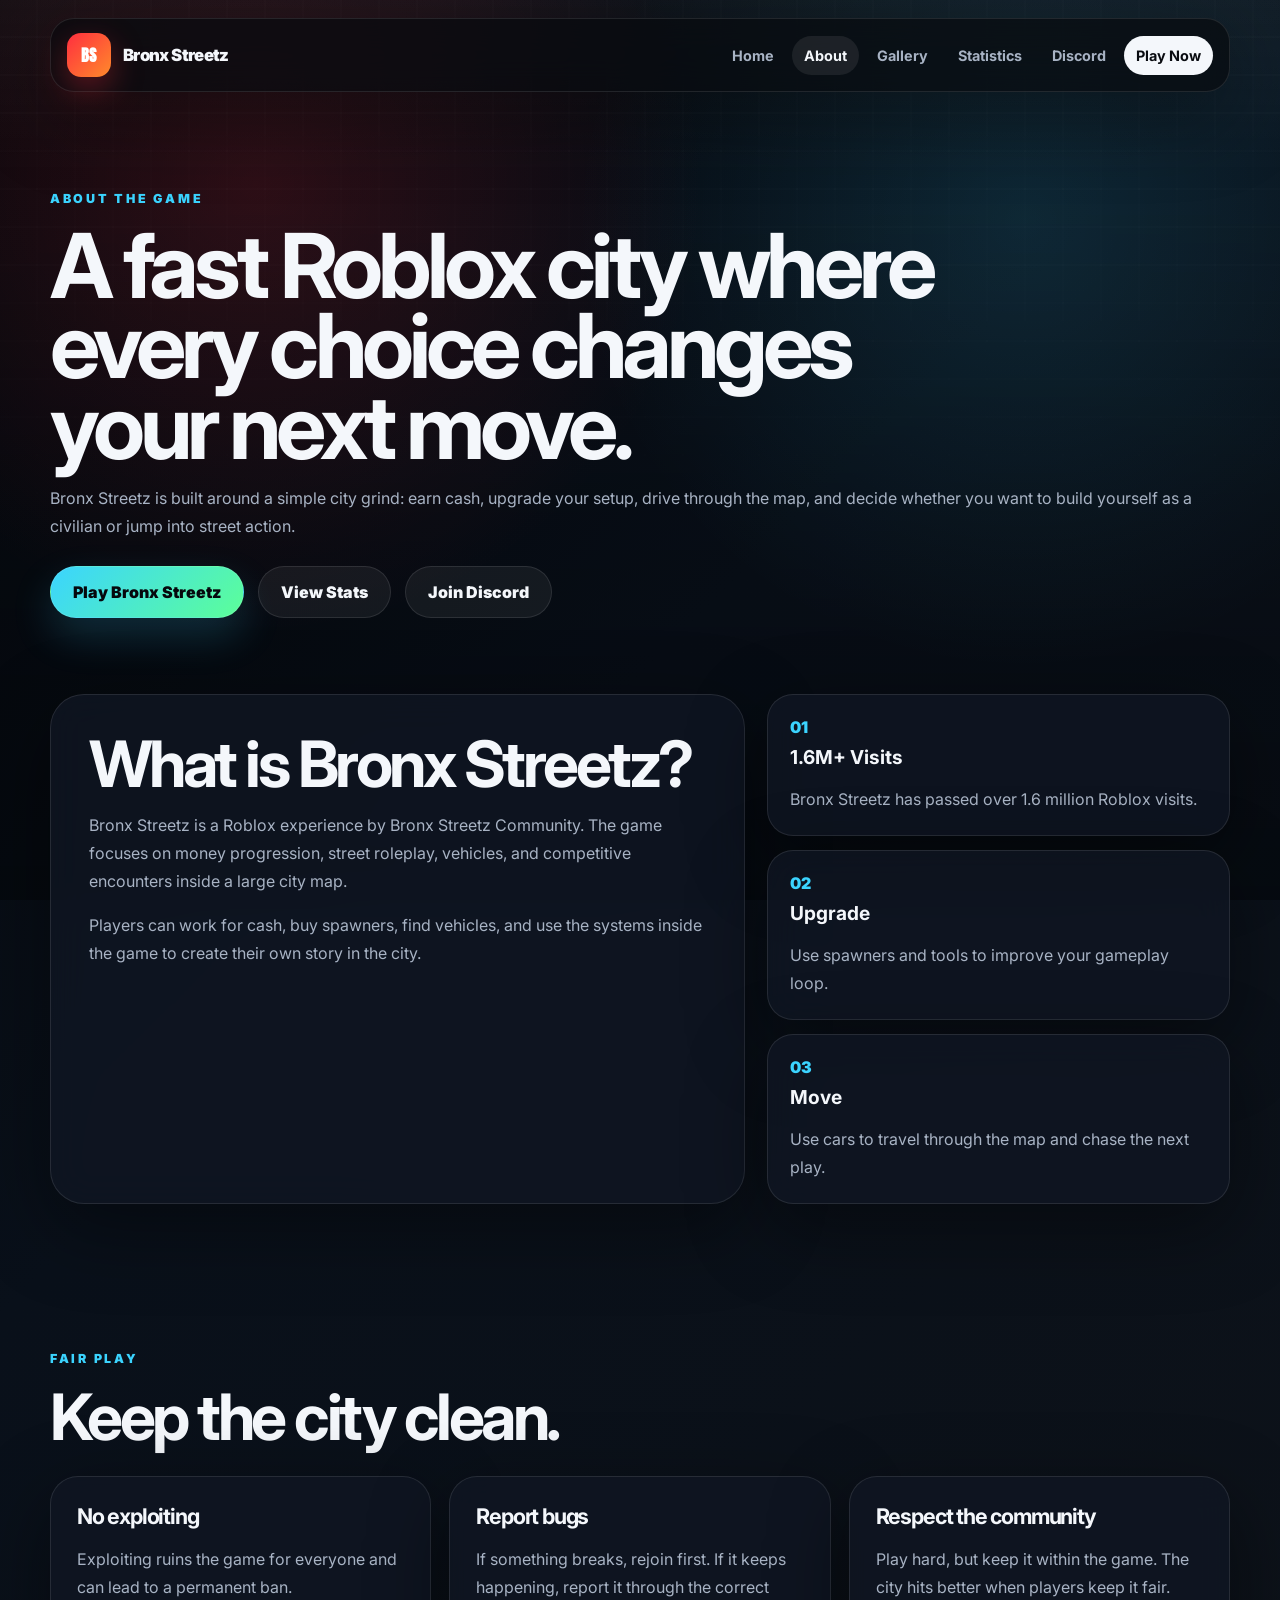
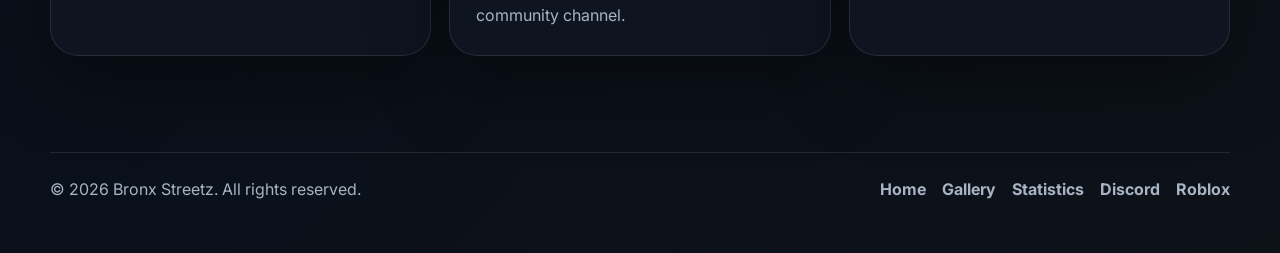
<file: about.html>
<!DOCTYPE html>
<html lang="en">
<head>
  <meta charset="UTF-8" />
  <meta name="viewport" content="width=device-width, initial-scale=1.0" />
  <meta name="description" content="Learn about Bronx Streetz, the Roblox city experience built around cash, cars, spawners, and street roleplay." />
  <meta name="theme-color" content="#0b0f14" />
  <title>About | Bronx Streetz</title>
  <link rel="preconnect" href="https://fonts.googleapis.com">
  <link rel="preconnect" href="https://fonts.gstatic.com" crossorigin>
  <link href="https://fonts.googleapis.com/css2?family=Anton&family=Inter:wght@400;500;600;700;800;900&display=swap" rel="stylesheet">
  <link rel="stylesheet" href="styles.css" />
</head>
<body>
  <div class="noise" aria-hidden="true"></div>
  <header class="site-header" id="top">
    <a class="brand" href="index.html" aria-label="Bronx Streetz home">
      <span class="brand-mark">BS</span>
      <span class="brand-text">Bronx Streetz</span>
    </a>

    <button class="nav-toggle" aria-label="Open navigation" aria-expanded="false">
      <span></span>
      <span></span>
      <span></span>
    </button>

    <nav class="site-nav" aria-label="Main navigation">
      <a href="index.html">Home</a>
      <a class="active" href="about.html">About</a>
      <a href="gallery.html">Gallery</a>
      <a href="stats.html">Statistics</a>
      <a href="https://discord.gg/XVc4PGBFNk" target="_blank" rel="noopener">Discord</a>
      <a class="nav-cta" href="https://www.roblox.com/games/16995353837/Bronx-Streetz" target="_blank" rel="noopener">Play Now</a>
    </nav>
  </header>

  <main>
    <section class="page-hero section-pad reveal">
      <p class="eyebrow">About the game</p>
      <h1>A fast Roblox city where every choice changes your next move.</h1>
      <p>Bronx Streetz is built around a simple city grind: earn cash, upgrade your setup, drive through the map, and decide whether you want to build yourself as a civilian or jump into street action.</p>
      <div class="hero-actions compact-actions">
        <a class="button primary" href="https://www.roblox.com/games/16995353837/Bronx-Streetz" target="_blank" rel="noopener">Play Bronx Streetz</a>
        <a class="button ghost" href="stats.html">View Stats</a>
        <a class="button ghost" href="https://discord.gg/XVc4PGBFNk" target="_blank" rel="noopener">Join Discord</a>
      </div>
    </section>

    <section class="section-pad about-layout">
      <article class="glass-panel reveal">
        <h2>What is Bronx Streetz?</h2>
        <p>Bronx Streetz is a Roblox experience by Bronx Streetz Community. The game focuses on money progression, street roleplay, vehicles, and competitive encounters inside a large city map.</p>
        <p>Players can work for cash, buy spawners, find vehicles, and use the systems inside the game to create their own story in the city.</p>
      </article>

      <aside class="info-stack reveal delay-1">
        <div class="mini-card">
          <span>01</span>
          <strong>1.6M+ Visits</strong>
          <p>Bronx Streetz has passed over 1.6 million Roblox visits.</p>
        </div>
        <div class="mini-card">
          <span>02</span>
          <strong>Upgrade</strong>
          <p>Use spawners and tools to improve your gameplay loop.</p>
        </div>
        <div class="mini-card">
          <span>03</span>
          <strong>Move</strong>
          <p>Use cars to travel through the map and chase the next play.</p>
        </div>
      </aside>
    </section>

    <section class="section-pad rules-section reveal">
      <div class="section-heading">
        <p class="eyebrow">Fair play</p>
        <h2>Keep the city clean.</h2>
      </div>
      <div class="rules-grid">
        <article>
          <h3>No exploiting</h3>
          <p>Exploiting ruins the game for everyone and can lead to a permanent ban.</p>
        </article>
        <article>
          <h3>Report bugs</h3>
          <p>If something breaks, rejoin first. If it keeps happening, report it through the correct community channel.</p>
        </article>
        <article>
          <h3>Respect the community</h3>
          <p>Play hard, but keep it within the game. The city hits better when players keep it fair.</p>
        </article>
      </div>
    </section>
  </main>

  <footer class="site-footer">
    <p>© <span id="year"></span> Bronx Streetz. All rights reserved.</p>
    <div>
      <a href="index.html">Home</a>
      <a href="gallery.html">Gallery</a>
      <a href="stats.html">Statistics</a>
      <a href="https://discord.gg/XVc4PGBFNk" target="_blank" rel="noopener">Discord</a>
      <a href="https://www.roblox.com/games/16995353837/Bronx-Streetz" target="_blank" rel="noopener">Roblox</a>
    </div>
  </footer>

  <script src="script.js"></script>
</body>
</html>
</file>
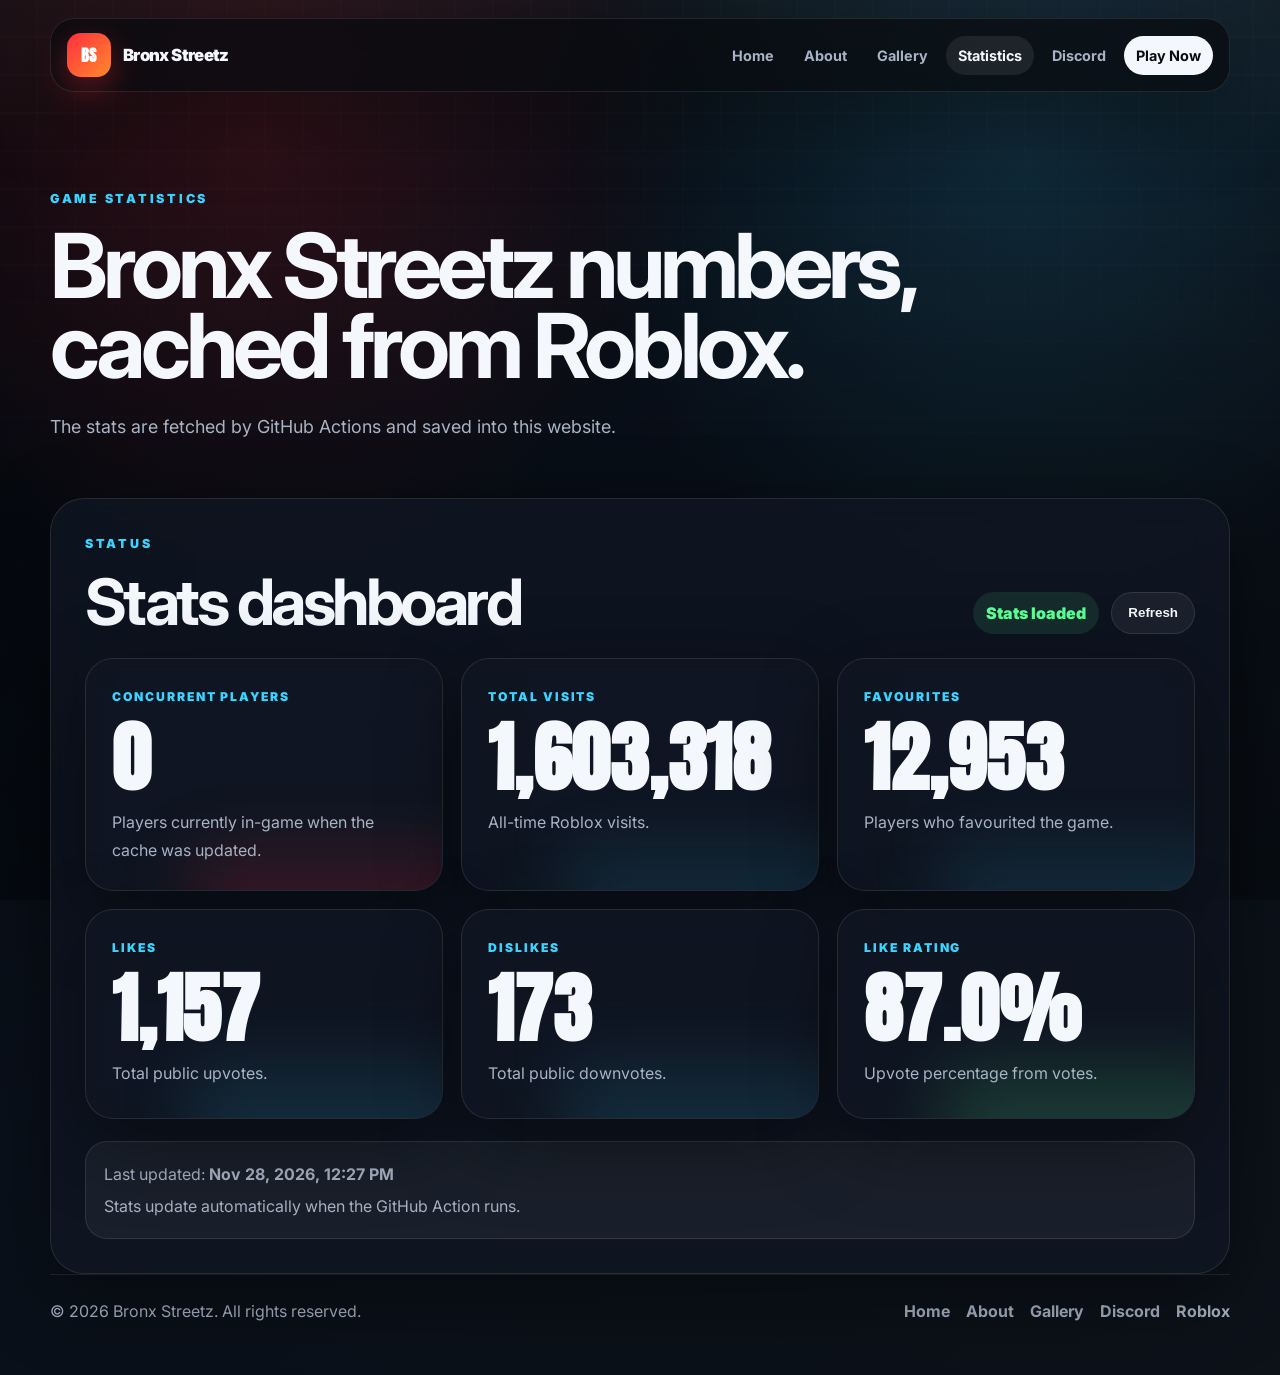
<file: stats.html>
<!DOCTYPE html>
<html lang="en">
<head>
  <meta charset="UTF-8" />
  <meta name="viewport" content="width=device-width, initial-scale=1.0" />
  <meta name="description" content="Roblox statistics for Bronx Streetz including concurrent players, visits, favourites, likes, and rating." />
  <meta name="theme-color" content="#0b0f14" />
  <title>Statistics | Bronx Streetz</title>
  <link rel="preconnect" href="https://fonts.googleapis.com">
  <link rel="preconnect" href="https://fonts.gstatic.com" crossorigin>
  <link href="https://fonts.googleapis.com/css2?family=Anton&family=Inter:wght@400;500;600;700;800;900&display=swap" rel="stylesheet">
  <link rel="stylesheet" href="styles.css" />
</head>
<body>
  <div class="noise" aria-hidden="true"></div>
  <header class="site-header" id="top">
    <a class="brand" href="index.html" aria-label="Bronx Streetz home">
      <span class="brand-mark">BS</span>
      <span class="brand-text">Bronx Streetz</span>
    </a>

    <button class="nav-toggle" aria-label="Open navigation" aria-expanded="false">
      <span></span>
      <span></span>
      <span></span>
    </button>

    <nav class="site-nav" aria-label="Main navigation">
      <a href="index.html">Home</a>
      <a href="about.html">About</a>
      <a href="gallery.html">Gallery</a>
      <a class="active" href="stats.html">Statistics</a>
      <a href="https://discord.gg/XVc4PGBFNk" target="_blank" rel="noopener">Discord</a>
      <a class="nav-cta" href="https://www.roblox.com/games/16995353837/Bronx-Streetz" target="_blank" rel="noopener">Play Now</a>
    </nav>
  </header>

  <main>
    <section class="page-hero section-pad reveal">
      <p class="eyebrow">Game statistics</p>
      <h1>Bronx Streetz numbers, cached from Roblox.</h1>
      <p>The stats are fetched by GitHub Actions and saved into this website.</p>
    </section>

    <section class="section-pad stats-shell reveal" data-stats-root data-stats-src="data/roblox-stats.json">
      <div class="stats-topbar">
        <div>
          <p class="eyebrow">Status</p>
          <h2>Stats dashboard</h2>
        </div>
        <div class="stats-actions">
          <span class="fetch-status" data-fetch-status>Loading cached stats...</span>
          <button class="button ghost small-button" type="button" data-refresh-stats>Refresh</button>
        </div>
      </div>

      <div class="live-stats-grid" aria-label="Bronx Streetz statistics">
        <article class="live-stat-card hot">
          <span>Concurrent Players</span>
          <strong data-stat="playing">...</strong>
          <p>Players currently in-game when the cache was updated.</p>
        </article>
        <article class="live-stat-card">
          <span>Total Visits</span>
          <strong data-stat="visits">...</strong>
          <p>All-time Roblox visits.</p>
        </article>
        <article class="live-stat-card">
          <span>Favourites</span>
          <strong data-stat="favorites">...</strong>
          <p>Players who favourited the game.</p>
        </article>
        <article class="live-stat-card">
          <span>Likes</span>
          <strong data-stat="likes">...</strong>
          <p>Total public upvotes.</p>
        </article>
        <article class="live-stat-card">
          <span>Dislikes</span>
          <strong data-stat="dislikes">...</strong>
          <p>Total public downvotes.</p>
        </article>
        <article class="live-stat-card glow">
          <span>Like Rating</span>
          <strong data-stat="rating">...</strong>
          <p>Upvote percentage from votes.</p>
        </article>
      </div>

      <div class="stat-note">
        <p>Last updated: <strong data-last-updated>Not loaded yet</strong></p>
        <p>Stats update automatically when the GitHub Action runs.</p>
      </div>
    </section>
  </main>

  <footer class="site-footer">
    <p>© <span id="year"></span> Bronx Streetz. All rights reserved.</p>
    <div>
      <a href="index.html">Home</a>
      <a href="about.html">About</a>
      <a href="gallery.html">Gallery</a>
      <a href="https://discord.gg/XVc4PGBFNk" target="_blank" rel="noopener">Discord</a>
      <a href="https://www.roblox.com/games/16995353837/Bronx-Streetz" target="_blank" rel="noopener">Roblox</a>
    </div>
  </footer>

  <script src="script.js"></script>
</body>
</html>
</file>
<file: styles.css>
:root {
  --bg: #070a0f;
  --bg-soft: #0d141e;
  --panel: rgba(16, 23, 35, 0.78);
  --panel-solid: #101724;
  --text: #f4f7fb;
  --muted: #a8b3c4;
  --line: rgba(255, 255, 255, 0.1);
  --red: #ff2e3f;
  --orange: #ff8a2b;
  --blue: #3bd4ff;
  --green: #5cff98;
  --shadow: 0 24px 80px rgba(0, 0, 0, 0.42);
}

* {
  box-sizing: border-box;
}

html {
  scroll-behavior: smooth;
}

body {
  margin: 0;
  min-height: 100vh;
  color: var(--text);
  font-family: Inter, system-ui, -apple-system, BlinkMacSystemFont, "Segoe UI", sans-serif;
  background:
    radial-gradient(circle at 20% 10%, rgba(255, 46, 63, 0.16), transparent 28rem),
    radial-gradient(circle at 80% 12%, rgba(59, 212, 255, 0.13), transparent 28rem),
    linear-gradient(135deg, #05070b 0%, #09101a 42%, #0d1219 100%);
  overflow-x: hidden;
}

body::before {
  content: "";
  position: fixed;
  inset: 0;
  pointer-events: none;
  background: linear-gradient(180deg, rgba(255,255,255,0.04), transparent 18%, rgba(0,0,0,0.3));
  z-index: -2;
}

body.nav-open {
  overflow: hidden;
}

a {
  color: inherit;
  text-decoration: none;
}

p {
  color: var(--muted);
  line-height: 1.75;
}

code {
  display: inline-block;
  padding: 0.18rem 0.45rem;
  border: 1px solid var(--line);
  border-radius: 999px;
  background: rgba(255,255,255,0.07);
  color: var(--green);
  font-size: 0.86em;
}

.noise {
  position: fixed;
  inset: 0;
  z-index: -1;
  pointer-events: none;
  opacity: 0.16;
  background-image:
    linear-gradient(transparent 0 95%, rgba(255,255,255,0.12) 95% 100%),
    linear-gradient(90deg, transparent 0 95%, rgba(255,255,255,0.09) 95% 100%);
  background-size: 38px 38px;
  mask-image: linear-gradient(to bottom, black, transparent 78%);
}

.section-pad {
  width: min(1180px, calc(100% - 36px));
  margin: 0 auto;
  padding: 96px 0;
}

.site-header {
  position: sticky;
  top: 0;
  z-index: 50;
  display: flex;
  align-items: center;
  justify-content: space-between;
  width: min(1180px, calc(100% - 36px));
  margin: 18px auto 0;
  padding: 14px 16px;
  border: 1px solid var(--line);
  border-radius: 24px;
  background: rgba(7, 10, 15, 0.72);
  backdrop-filter: blur(18px);
  box-shadow: var(--shadow);
}

.brand {
  display: inline-flex;
  align-items: center;
  gap: 12px;
  font-weight: 900;
  letter-spacing: -0.04em;
}

.brand-mark {
  display: grid;
  place-items: center;
  width: 44px;
  height: 44px;
  border-radius: 14px;
  background: linear-gradient(135deg, var(--red), var(--orange));
  color: #fff;
  box-shadow: 0 12px 32px rgba(255, 46, 63, 0.34);
  font-family: Anton, Impact, sans-serif;
  letter-spacing: 0.02em;
}

.brand-text {
  font-size: 1.05rem;
  white-space: nowrap;
}

.site-nav {
  display: flex;
  align-items: center;
  gap: 6px;
}

.site-nav a {
  padding: 11px 12px;
  border-radius: 999px;
  color: var(--muted);
  font-size: 0.9rem;
  font-weight: 700;
  transition: 180ms ease;
  white-space: nowrap;
}

.site-nav a:hover,
.site-nav a.active {
  color: var(--text);
  background: rgba(255, 255, 255, 0.08);
}

.site-nav .nav-cta {
  color: #090b10;
  background: var(--text);
}

.site-nav .nav-cta:hover {
  color: #070a0f;
  background: linear-gradient(135deg, var(--blue), var(--green));
}

.nav-toggle {
  display: none;
  width: 46px;
  height: 46px;
  border: 1px solid var(--line);
  border-radius: 14px;
  background: rgba(255, 255, 255, 0.06);
  cursor: pointer;
}

.nav-toggle span {
  display: block;
  width: 20px;
  height: 2px;
  margin: 5px auto;
  background: var(--text);
  border-radius: 2px;
}

.hero {
  position: relative;
  display: grid;
  grid-template-columns: minmax(0, 1.1fr) minmax(320px, 0.9fr);
  align-items: center;
  min-height: calc(100vh - 86px);
  gap: 58px;
}

.hero-bg {
  position: absolute;
  inset: 0;
  pointer-events: none;
  overflow: hidden;
}

.grid-line {
  position: absolute;
  width: 140%;
  height: 1px;
  left: -20%;
  background: linear-gradient(90deg, transparent, rgba(255,255,255,0.22), transparent);
  transform: rotate(-12deg);
}

.line-one { top: 28%; }
.line-two { bottom: 18%; transform: rotate(9deg); }

.city-glow {
  position: absolute;
  right: 8%;
  bottom: 8%;
  width: 340px;
  height: 340px;
  border-radius: 50%;
  background: rgba(255, 46, 63, 0.18);
  filter: blur(70px);
}

.eyebrow {
  margin: 0 0 16px;
  color: var(--blue);
  font-size: 0.78rem;
  font-weight: 900;
  letter-spacing: 0.22em;
  text-transform: uppercase;
}

h1,
h2,
h3 {
  margin: 0;
  color: var(--text);
  letter-spacing: -0.055em;
}

h1 {
  max-width: 850px;
  font-size: clamp(3.3rem, 9vw, 7.9rem);
  line-height: 0.9;
}

h1 span {
  display: inline-block;
  font-family: Anton, Impact, sans-serif;
  letter-spacing: 0.005em;
  color: transparent;
  background: linear-gradient(135deg, #fff 0%, var(--orange) 46%, var(--red) 100%);
  background-clip: text;
  -webkit-background-clip: text;
}

h2 {
  font-size: clamp(2.1rem, 5vw, 4.2rem);
  line-height: 0.98;
}

h3 {
  font-size: 1.35rem;
}

.hero-lead {
  max-width: 690px;
  margin: 28px 0 0;
  font-size: clamp(1rem, 2vw, 1.18rem);
}

.hero-actions,
.callout-actions {
  display: flex;
  flex-wrap: wrap;
  gap: 14px;
  margin-top: 32px;
}

.compact-actions {
  margin-top: 26px;
}

.callout-actions {
  margin-top: 0;
}

.button {
  display: inline-flex;
  align-items: center;
  justify-content: center;
  min-height: 52px;
  padding: 0 22px;
  border-radius: 999px;
  border: 1px solid var(--line);
  font-weight: 900;
  cursor: pointer;
  transition: transform 180ms ease, box-shadow 180ms ease, background 180ms ease;
}

.button:hover {
  transform: translateY(-2px);
}

.button.primary {
  color: #06080d;
  background: linear-gradient(135deg, var(--blue), var(--green));
  box-shadow: 0 18px 40px rgba(59, 212, 255, 0.18);
}

.button.ghost {
  background: rgba(255,255,255,0.06);
  color: var(--text);
}

.small-button {
  min-height: 42px;
  padding: 0 16px;
}

.hero-card,
.glass-panel,
.callout,
.feature-card,
.gallery-card,
.mini-card,
.rules-grid article,
.live-stat-card,
.stats-shell {
  border: 1px solid var(--line);
  background: var(--panel);
  backdrop-filter: blur(18px);
  box-shadow: var(--shadow);
}

.hero-card {
  position: relative;
  padding: 22px;
  border-radius: 34px;
}

.status-pill,
.fetch-status {
  display: inline-flex;
  align-items: center;
  gap: 9px;
  padding: 10px 13px;
  border-radius: 999px;
  background: rgba(92, 255, 152, 0.1);
  color: var(--green);
  font-weight: 900;
}

.status-pill {
  margin-bottom: 18px;
}

.status-pill span {
  width: 10px;
  height: 10px;
  border-radius: 50%;
  background: var(--green);
  box-shadow: 0 0 24px var(--green);
}

.fetch-status.is-error {
  color: #ffd1d6;
  background: rgba(255, 46, 63, 0.14);
}

.poster-card {
  position: relative;
  min-height: 360px;
  padding: 24px;
  border-radius: 26px;
  overflow: hidden;
  background:
    linear-gradient(rgba(255,255,255,0.1), rgba(255,255,255,0)),
    radial-gradient(circle at 22% 28%, rgba(255, 46, 63, 0.62), transparent 16rem),
    radial-gradient(circle at 76% 68%, rgba(59, 212, 255, 0.5), transparent 14rem),
    linear-gradient(135deg, #121720, #07090d);
}

.poster-card::before,
.poster-card::after {
  content: "";
  position: absolute;
  background: rgba(255,255,255,0.12);
  border-radius: 18px 18px 0 0;
  bottom: 0;
}

.poster-card::before {
  left: 20px;
  width: 118px;
  height: 210px;
  box-shadow: 148px -48px 0 rgba(255,255,255,0.08), 272px 22px 0 rgba(255,255,255,0.06);
}

.poster-card::after {
  left: 74px;
  width: 11px;
  height: 12px;
  box-shadow:
    24px 0 0 rgba(255, 138, 43, 0.8),
    48px 0 0 rgba(59, 212, 255, 0.65),
    0 28px 0 rgba(255,255,255,0.45),
    24px 28px 0 rgba(255,255,255,0.24),
    48px 28px 0 rgba(255, 46, 63, 0.54),
    0 56px 0 rgba(255,255,255,0.26),
    24px 56px 0 rgba(255,255,255,0.5),
    48px 56px 0 rgba(92,255,152,0.55);
}

.poster-top {
  position: relative;
  z-index: 2;
  color: var(--blue);
  font-weight: 900;
  text-transform: uppercase;
  letter-spacing: 0.18em;
  font-size: 0.78rem;
}

.poster-title {
  position: relative;
  z-index: 2;
  max-width: 320px;
  margin-top: 16px;
  font-family: Anton, Impact, sans-serif;
  font-size: clamp(2.8rem, 6vw, 4.6rem);
  line-height: 0.92;
  letter-spacing: 0.01em;
}

.poster-bars {
  position: absolute;
  z-index: 3;
  right: 20px;
  bottom: 20px;
  display: flex;
  gap: 7px;
  align-items: end;
}

.poster-bars span {
  display: block;
  width: 10px;
  border-radius: 999px;
  background: var(--text);
}

.poster-bars span:nth-child(1) { height: 24px; opacity: 0.35; }
.poster-bars span:nth-child(2) { height: 46px; opacity: 0.52; }
.poster-bars span:nth-child(3) { height: 70px; opacity: 0.85; }
.poster-bars span:nth-child(4) { height: 38px; opacity: 0.45; }

.stats-grid {
  display: grid;
  grid-template-columns: repeat(3, 1fr);
  gap: 12px;
  margin-top: 14px;
}

.stats-grid article {
  padding: 14px;
  border: 1px solid var(--line);
  border-radius: 18px;
  background: rgba(255,255,255,0.05);
}

.stats-grid strong,
.stats-grid span {
  display: block;
}

.stats-grid span {
  margin-top: 3px;
  color: var(--muted);
  font-size: 0.82rem;
}

.split-section {
  display: grid;
  gap: 34px;
}

.section-heading {
  max-width: 760px;
}

.feature-grid,
.rules-grid {
  display: grid;
  grid-template-columns: repeat(3, 1fr);
  gap: 18px;
}

.feature-card {
  min-height: 250px;
  padding: 28px;
  border-radius: 30px;
}

.feature-icon {
  display: grid;
  place-items: center;
  width: 54px;
  height: 54px;
  margin-bottom: 36px;
  border-radius: 18px;
  color: #080b10;
  background: linear-gradient(135deg, var(--orange), var(--red));
  font-weight: 1000;
  font-size: 1.35rem;
}

.feature-card p,
.rules-grid p,
.mini-card p,
.gallery-caption p {
  margin-bottom: 0;
}

.callout {
  display: flex;
  align-items: center;
  justify-content: space-between;
  gap: 26px;
  margin-bottom: 60px;
  padding: 40px;
  border-radius: 34px;
}

.callout p:last-child {
  max-width: 760px;
  margin-bottom: 0;
}

.page-hero {
  padding-bottom: 38px;
}

.page-hero h1 {
  max-width: 970px;
  font-size: clamp(3rem, 7vw, 6.4rem);
}

.page-hero p:last-child {
  max-width: 780px;
  margin-top: 24px;
  font-size: 1.12rem;
}

.about-layout {
  display: grid;
  grid-template-columns: 1.2fr 0.8fr;
  gap: 22px;
  padding-top: 38px;
}

.glass-panel {
  padding: 38px;
  border-radius: 34px;
}

.glass-panel p:last-child {
  margin-bottom: 0;
}

.info-stack {
  display: grid;
  gap: 14px;
}

.mini-card {
  padding: 22px;
  border-radius: 26px;
}

.mini-card span {
  color: var(--blue);
  font-weight: 900;
}

.mini-card strong {
  display: block;
  margin-top: 8px;
  font-size: 1.2rem;
}

.rules-section {
  padding-top: 48px;
}

.rules-grid {
  margin-top: 28px;
}

.rules-grid article {
  padding: 26px;
  border-radius: 28px;
}

.gallery-help {
  padding-top: 30px;
  padding-bottom: 0;
}

.upload-panel h2 {
  margin-bottom: 14px;
}

.gallery-grid {
  display: grid;
  grid-template-columns: repeat(3, 1fr);
  grid-auto-rows: 320px;
  gap: 18px;
  padding-top: 38px;
}

.gallery-card {
  position: relative;
  overflow: hidden;
  border-radius: 30px;
  min-height: 300px;
}

.gallery-card.tall {
  grid-row: span 2;
}

.gallery-card.wide {
  grid-column: span 2;
}

.gallery-fallback,
.gallery-img {
  position: absolute;
  inset: 0;
  width: 100%;
  height: 100%;
  transition: transform 500ms ease, opacity 250ms ease;
}

.gallery-img {
  z-index: 2;
  object-fit: cover;
}

.gallery-img.is-missing {
  display: none;
}

.gallery-card:hover .gallery-fallback,
.gallery-card:hover .gallery-img {
  transform: scale(1.05);
}

.gallery-fallback::before,
.gallery-fallback::after {
  content: "";
  position: absolute;
  inset: 0;
}

.gallery-fallback::after {
  background: linear-gradient(180deg, transparent 0%, rgba(0,0,0,0.2) 38%, rgba(0,0,0,0.82) 100%);
}

.art-city {
  background:
    repeating-linear-gradient(90deg, transparent 0 40px, rgba(255,255,255,0.08) 40px 42px),
    radial-gradient(circle at 30% 25%, rgba(255,46,63,0.55), transparent 16rem),
    linear-gradient(135deg, #151a24, #06090e);
}

.art-car {
  background:
    radial-gradient(circle at 50% 70%, rgba(59,212,255,0.46), transparent 10rem),
    linear-gradient(150deg, #0c1017, #1d2735);
}

.art-car::before {
  top: auto;
  left: 18%;
  right: 18%;
  bottom: 35%;
  height: 50px;
  border-radius: 80px 80px 18px 18px;
  background: linear-gradient(135deg, var(--red), var(--orange));
  box-shadow: 32px 46px 0 -15px #05070b, 230px 46px 0 -15px #05070b;
}

.art-cash {
  background:
    radial-gradient(circle at 70% 25%, rgba(92,255,152,0.48), transparent 12rem),
    linear-gradient(135deg, #07110b, #111923);
}

.art-cash::before {
  inset: 25% 18%;
  border: 2px solid rgba(92,255,152,0.75);
  border-radius: 22px;
  transform: rotate(-9deg);
  box-shadow: 22px 22px 0 rgba(92,255,152,0.18), -18px 34px 0 rgba(255,255,255,0.08);
}

.art-map {
  background:
    linear-gradient(90deg, rgba(255,255,255,0.12) 1px, transparent 1px),
    linear-gradient(rgba(255,255,255,0.12) 1px, transparent 1px),
    radial-gradient(circle at 74% 34%, rgba(255,46,63,0.44), transparent 14rem),
    linear-gradient(135deg, #07101a, #111827);
  background-size: 54px 54px, 54px 54px, auto, auto;
}

.art-spawner {
  background:
    radial-gradient(circle at 50% 50%, rgba(255,138,43,0.55), transparent 12rem),
    linear-gradient(135deg, #1c120b, #090b10);
}

.art-spawner::before {
  inset: 28%;
  border-radius: 28px;
  background: linear-gradient(135deg, rgba(255,255,255,0.24), rgba(255,255,255,0.06));
  transform: rotate(45deg);
}

.art-community {
  background:
    radial-gradient(circle at 30% 35%, rgba(255,46,63,0.4), transparent 9rem),
    radial-gradient(circle at 72% 40%, rgba(59,212,255,0.34), transparent 9rem),
    linear-gradient(135deg, #0e1118, #151b26);
}

.art-community::before {
  inset: 25% 18%;
  border-radius: 999px;
  border: 2px solid rgba(255,255,255,0.2);
  box-shadow: 100px 0 0 -18px rgba(255,255,255,0.14), 200px 0 0 -16px rgba(255,255,255,0.18);
}

.gallery-card::after {
  content: "";
  position: absolute;
  inset: 0;
  z-index: 2;
  pointer-events: none;
  background: linear-gradient(180deg, transparent 0%, rgba(0,0,0,0.2) 38%, rgba(0,0,0,0.86) 100%);
}

.gallery-caption {
  position: absolute;
  left: 0;
  right: 0;
  bottom: 0;
  z-index: 3;
  padding: 24px;
}

.gallery-caption span,
.live-stat-card span {
  color: var(--blue);
  font-weight: 900;
  font-size: 0.76rem;
  letter-spacing: 0.16em;
  text-transform: uppercase;
}

.gallery-caption h2 {
  margin-top: 6px;
  font-size: 2rem;
}

.stats-shell {
  padding: 34px;
  border-radius: 34px;
}

.stats-topbar {
  display: flex;
  align-items: end;
  justify-content: space-between;
  gap: 20px;
  margin-bottom: 24px;
}

.stats-actions {
  display: flex;
  flex-wrap: wrap;
  justify-content: flex-end;
  gap: 12px;
}

.live-stats-grid {
  display: grid;
  grid-template-columns: repeat(3, 1fr);
  gap: 18px;
}

.live-stat-card {
  position: relative;
  overflow: hidden;
  min-height: 210px;
  padding: 26px;
  border-radius: 28px;
}

.live-stat-card::before {
  content: "";
  position: absolute;
  inset: auto -20% -45% 30%;
  height: 140px;
  background: rgba(59,212,255,0.12);
  filter: blur(34px);
}

.live-stat-card.hot::before {
  background: rgba(255,46,63,0.18);
}

.live-stat-card.glow::before {
  background: rgba(92,255,152,0.16);
}

.live-stat-card strong {
  position: relative;
  display: block;
  margin: 18px 0 10px;
  font-family: Anton, Impact, sans-serif;
  font-size: clamp(2.6rem, 6vw, 5rem);
  line-height: 0.9;
  letter-spacing: 0.01em;
}

.live-stat-card p {
  position: relative;
  margin-bottom: 0;
}

.stat-note {
  display: grid;
  gap: 4px;
  margin-top: 22px;
  padding: 18px;
  border: 1px solid var(--line);
  border-radius: 22px;
  background: rgba(255,255,255,0.05);
}

.stat-note p {
  margin: 0;
}

.site-footer {
  display: flex;
  align-items: center;
  justify-content: space-between;
  width: min(1180px, calc(100% - 36px));
  margin: 0 auto 28px;
  padding: 22px 0;
  border-top: 1px solid var(--line);
}

.site-footer p {
  margin: 0;
}

.site-footer div {
  display: flex;
  gap: 16px;
  flex-wrap: wrap;
}

.site-footer a {
  color: var(--muted);
  font-weight: 700;
}

.site-footer a:hover {
  color: var(--text);
}

.reveal {
  opacity: 0;
  transform: translateY(20px);
  transition: opacity 700ms ease, transform 700ms ease;
}

.reveal.is-visible {
  opacity: 1;
  transform: translateY(0);
}

.delay-1 { transition-delay: 90ms; }
.delay-2 { transition-delay: 180ms; }

@media (max-width: 1040px) {
  .brand-text {
    display: none;
  }

  .site-nav a {
    padding-inline: 10px;
  }
}

@media (max-width: 900px) {
  .site-header {
    margin-top: 10px;
  }

  .brand-text {
    display: inline;
  }

  .nav-toggle {
    display: block;
  }

  .site-nav {
    position: fixed;
    left: 18px;
    right: 18px;
    top: 88px;
    display: none;
    flex-direction: column;
    align-items: stretch;
    padding: 16px;
    border: 1px solid var(--line);
    border-radius: 24px;
    background: rgba(7, 10, 15, 0.96);
    box-shadow: var(--shadow);
  }

  body.nav-open .site-nav {
    display: flex;
  }

  .site-nav a {
    padding: 14px 16px;
  }

  .hero,
  .about-layout {
    grid-template-columns: 1fr;
  }

  .hero {
    min-height: auto;
    padding-top: 82px;
  }

  .feature-grid,
  .rules-grid,
  .gallery-grid,
  .live-stats-grid {
    grid-template-columns: 1fr;
  }

  .gallery-grid {
    grid-auto-rows: 310px;
  }

  .gallery-card.tall,
  .gallery-card.wide {
    grid-row: span 1;
    grid-column: span 1;
  }

  .callout,
  .site-footer,
  .stats-topbar {
    flex-direction: column;
    align-items: flex-start;
  }

  .stats-actions {
    justify-content: flex-start;
  }
}

@media (max-width: 560px) {
  .section-pad,
  .site-header,
  .site-footer {
    width: min(100% - 24px, 1180px);
  }

  .section-pad {
    padding: 70px 0;
  }

  .brand-text {
    display: none;
  }

  .hero-card,
  .glass-panel,
  .callout,
  .feature-card,
  .rules-grid article,
  .stats-shell,
  .live-stat-card {
    border-radius: 24px;
  }

  .poster-card {
    min-height: 300px;
  }

  .stats-grid {
    grid-template-columns: 1fr;
  }

  .callout,
  .stats-shell,
  .glass-panel {
    padding: 28px;
  }

  .button,
  .stats-actions,
  .stats-actions .button,
  .fetch-status {
    width: 100%;
  }

  .fetch-status {
    justify-content: center;
  }
}
</file>
